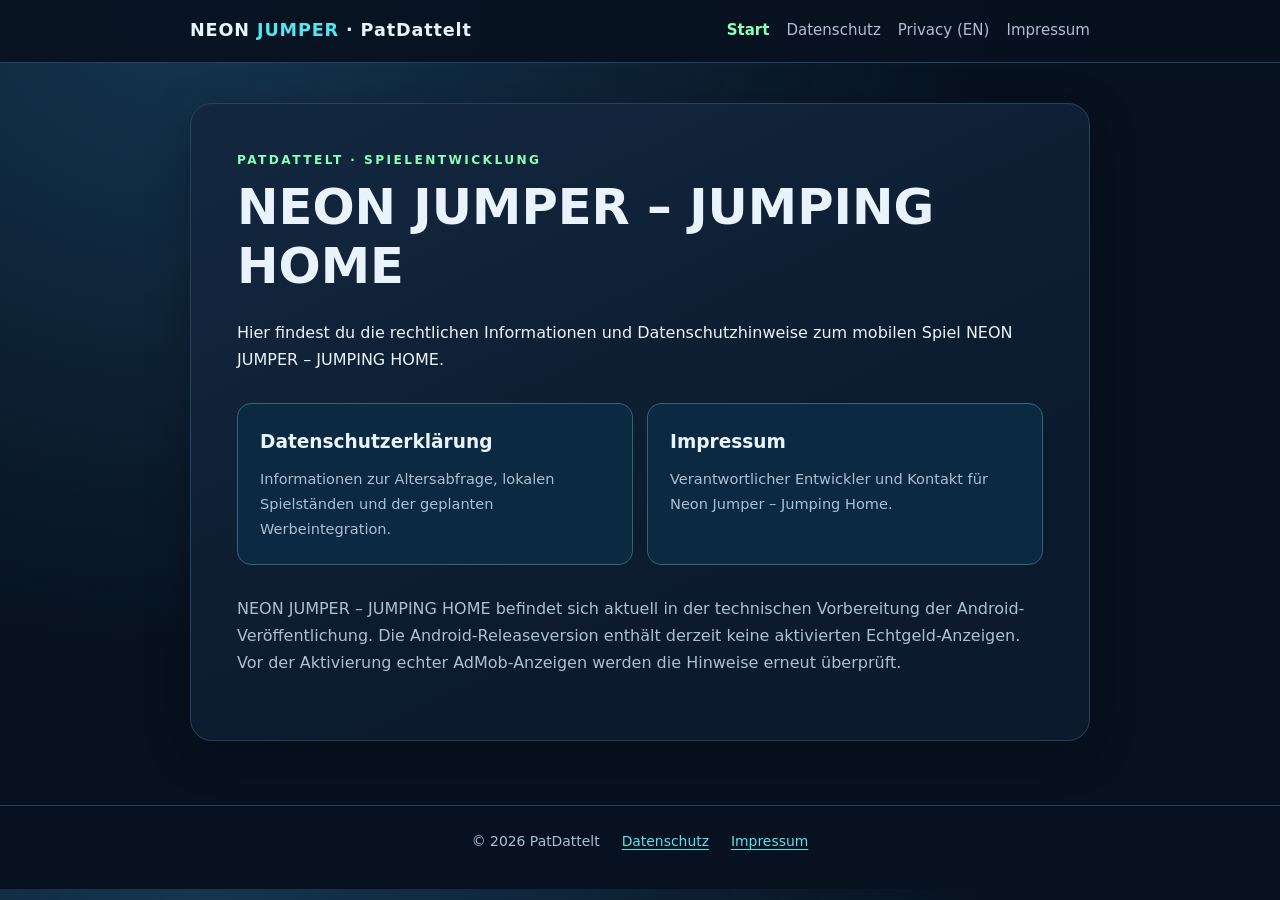
<file: index.html>
<!doctype html>
<html lang="de">
<head>
<meta charset="utf-8"><meta name="viewport" content="width=device-width,initial-scale=1"><meta name="theme-color" content="#07111f">
<title>NEON JUMPER – JUMPING HOME – PatDattelt | Rechtliche Informationen</title>
<meta name="description" content="Offizielle rechtliche Informationen und Datenschutzangaben für Neon Jumper – Jumping Home von PatDattelt.">
<link rel="stylesheet" href="style.css">
</head>
<body>
<header class="site-header"><div class="wrap"><a href="index.html" class="brand">NEON <span>JUMPER</span> · PatDattelt</a><nav aria-label="Hauptnavigation"><a href="index.html" aria-current="page">Start</a><a href="datenschutz.html">Datenschutz</a><a href="privacy.html">Privacy (EN)</a><a href="impressum.html">Impressum</a></nav></div></header>
<main class="wrap"><article class="paper">
<p class="kicker">PATDATTELT · SPIELENTWICKLUNG</p>
<h1>NEON JUMPER – JUMPING HOME</h1>
<p>Hier findest du die rechtlichen Informationen und Datenschutzhinweise zum mobilen Spiel NEON JUMPER – JUMPING HOME.</p>
<div class="card-grid">
<a class="link-card" href="datenschutz.html"><strong>Datenschutzerklärung</strong><small>Informationen zur Altersabfrage, lokalen Spielständen und der geplanten Werbeintegration.</small></a>
<a class="link-card" href="impressum.html"><strong>Impressum</strong><small>Verantwortlicher Entwickler und Kontakt für Neon Jumper – Jumping Home.</small></a>
</div>
<p class="muted">NEON JUMPER – JUMPING HOME befindet sich aktuell in der technischen Vorbereitung der Android-Veröffentlichung. Die Android-Releaseversion enthält derzeit keine aktivierten Echtgeld-Anzeigen. Vor der Aktivierung echter AdMob-Anzeigen werden die Hinweise erneut überprüft.</p>
</article></main>
<footer>© 2026 PatDattelt <a href="datenschutz.html">Datenschutz</a><a href="impressum.html">Impressum</a></footer>
</body></html>
</file>
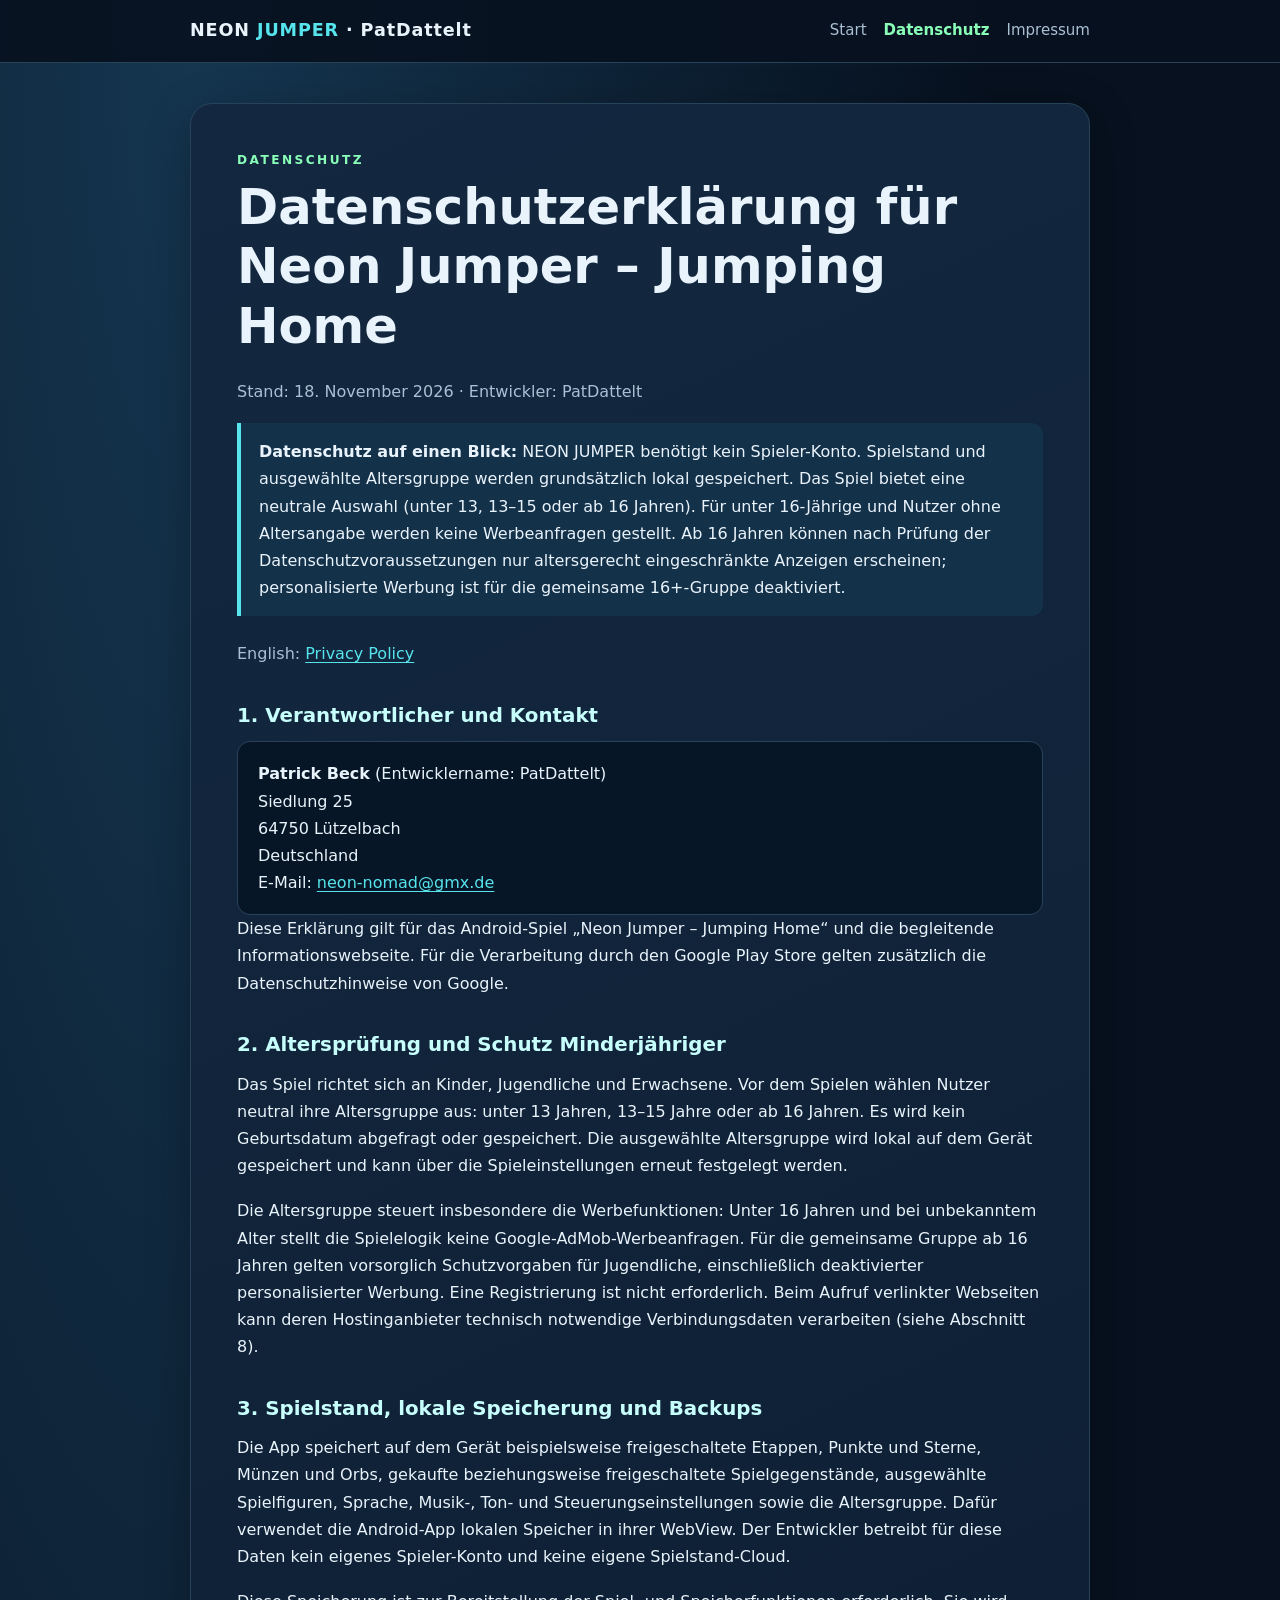
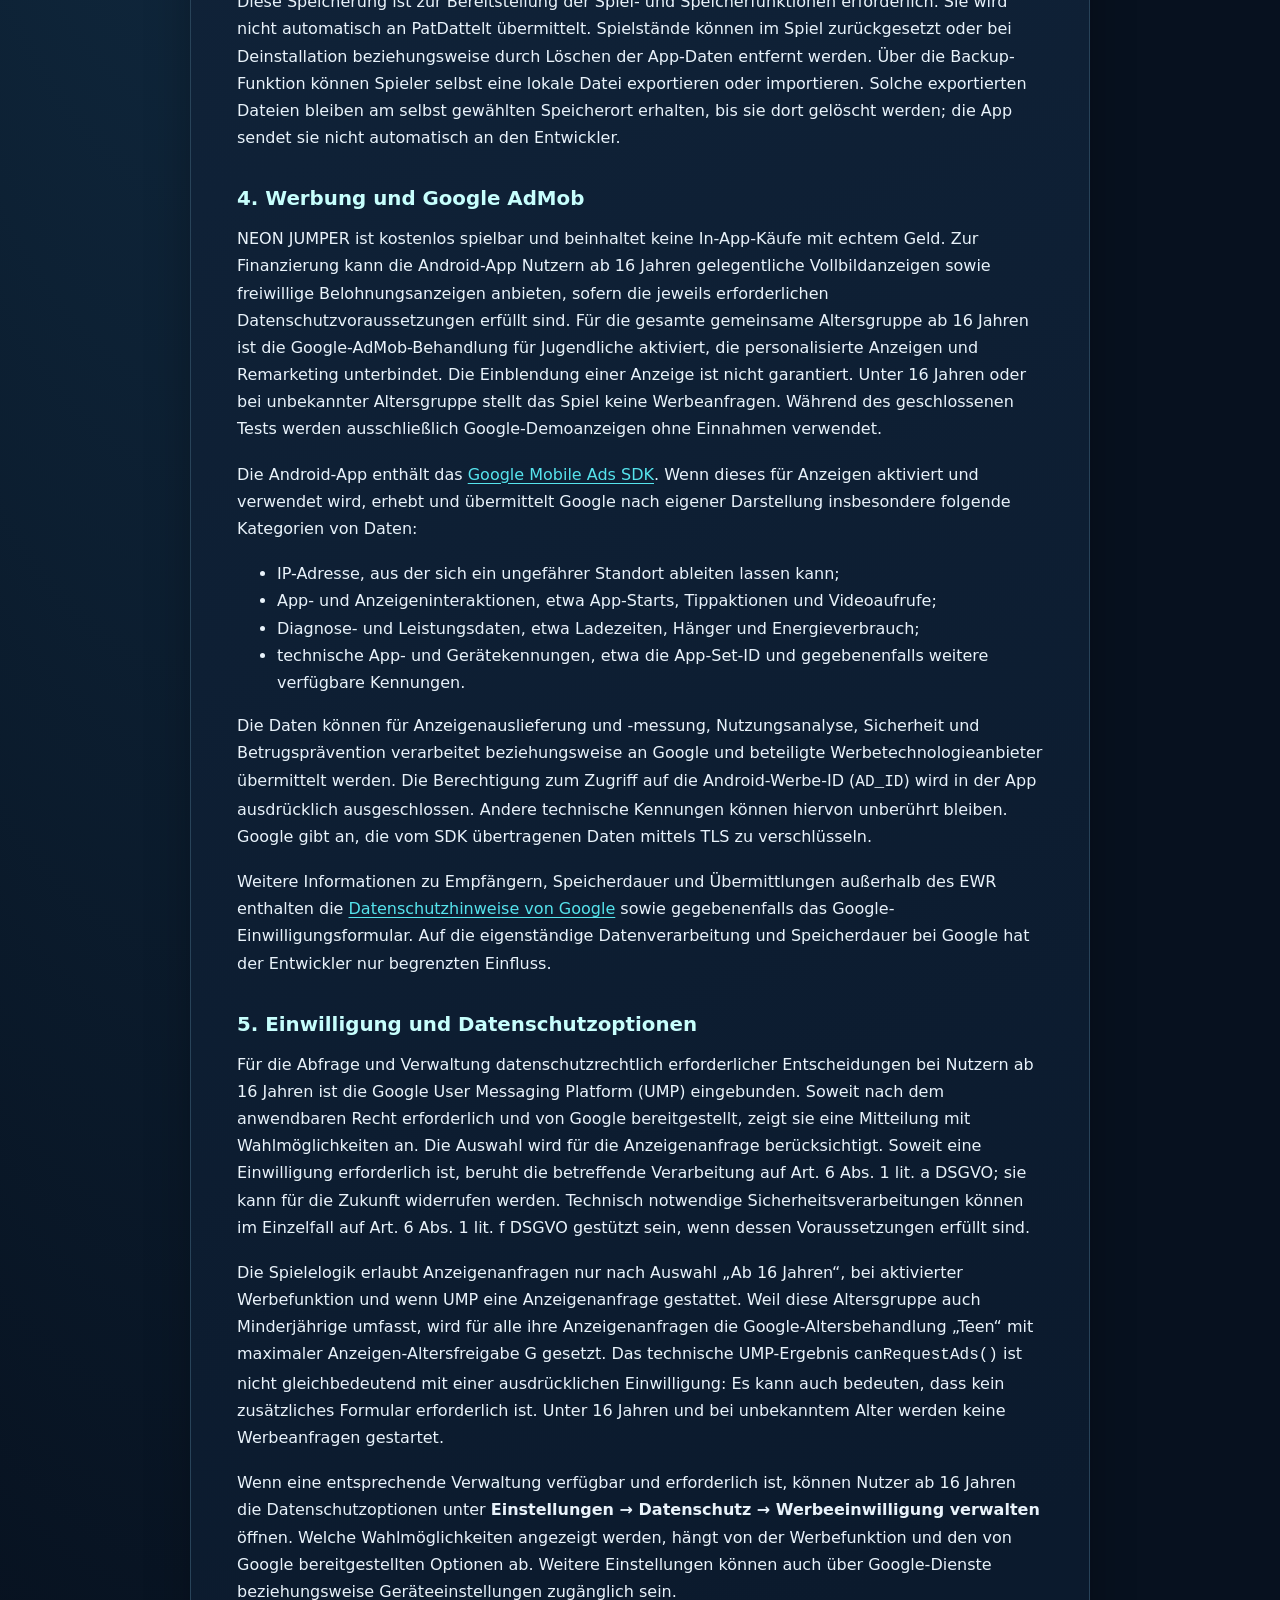
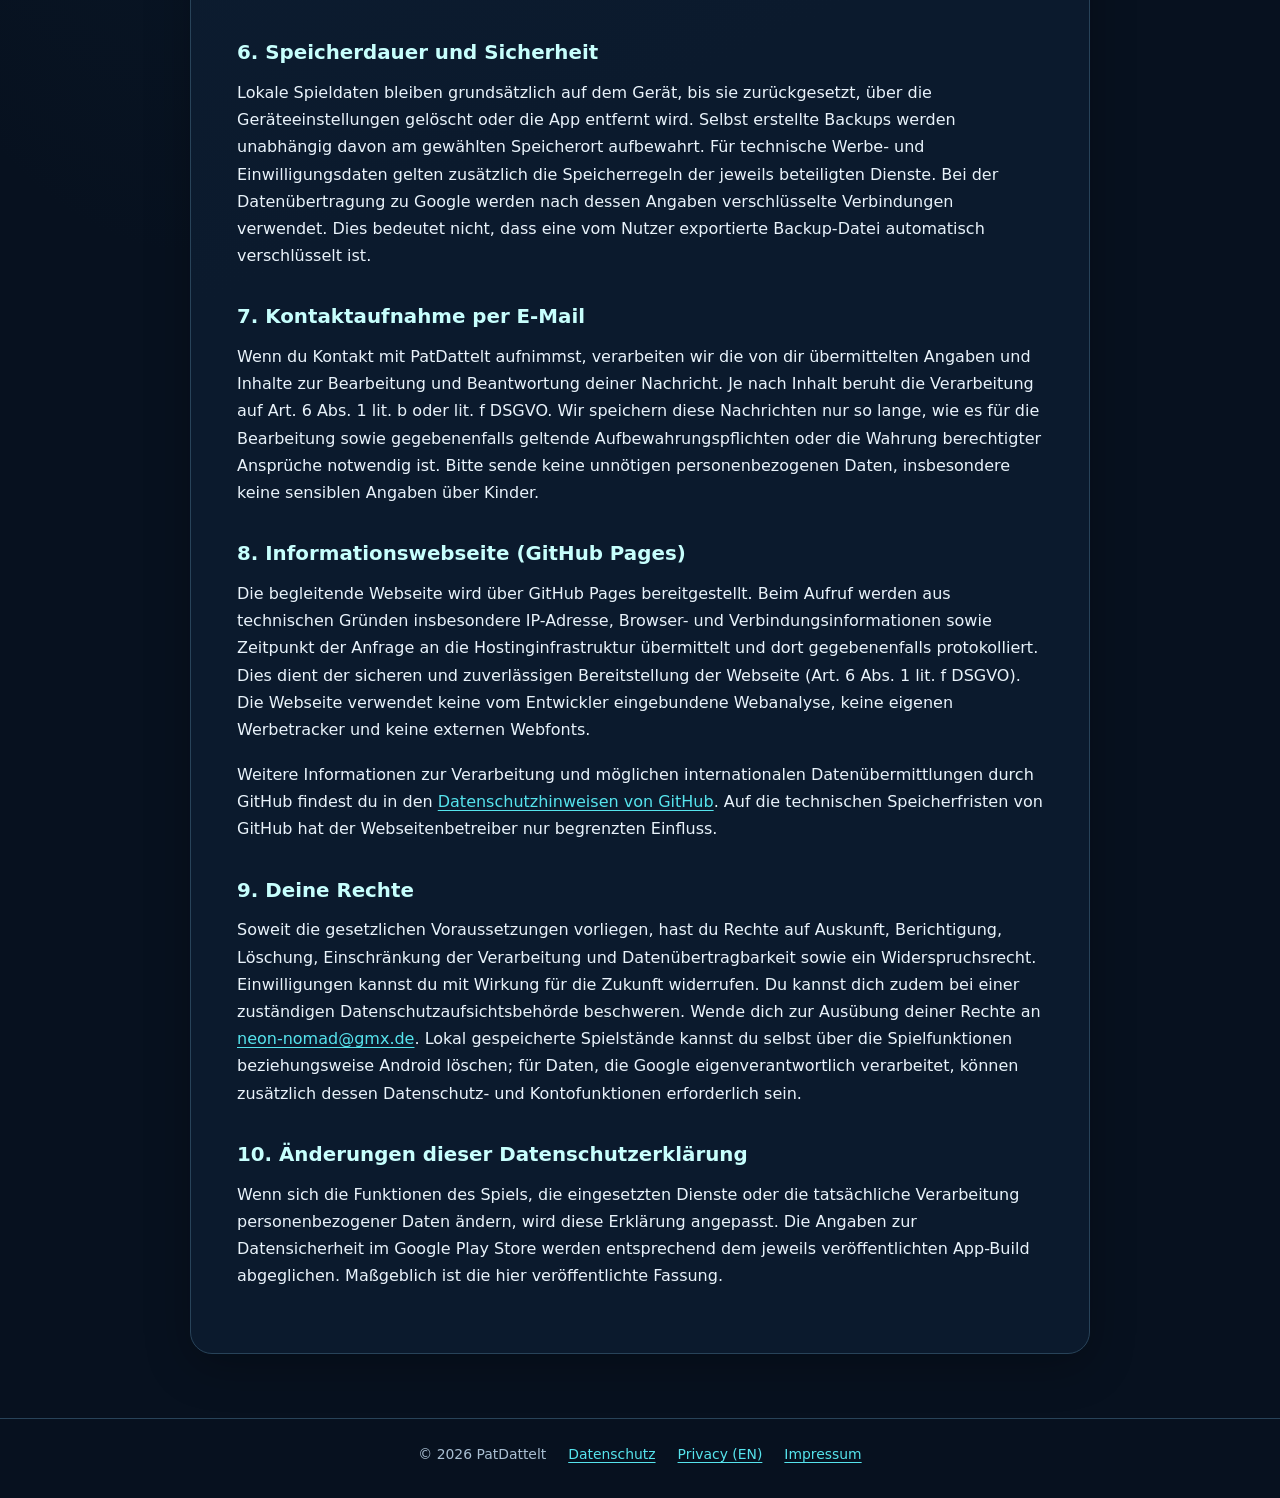
<file: datenschutz.html>
<!doctype html>
<html lang="de">
<head><meta charset="utf-8"><meta name="viewport" content="width=device-width,initial-scale=1"><meta name="theme-color" content="#07111f">
<title>Datenschutzerklärung – NEON JUMPER – JUMPING HOME | PatDattelt</title><meta name="description" content="Datenschutzerklärung für Neon Jumper – Jumping Home und die zugehörige Informationswebseite."><link rel="stylesheet" href="style.css"></head>
<body>
<header class="site-header"><div class="wrap"><a href="index.html" class="brand">NEON <span>JUMPER</span> · PatDattelt</a><nav aria-label="Hauptnavigation"><a href="index.html">Start</a><a href="datenschutz.html" aria-current="page">Datenschutz</a><a href="impressum.html">Impressum</a></nav></div></header>
<main class="wrap"><article class="paper">
<p class="kicker">DATENSCHUTZ</p>
<h1>Datenschutzerklärung für Neon Jumper – Jumping Home</h1>
<p class="muted">Stand: 18. November 2026 · Entwickler: PatDattelt</p>
<div class="notice"><strong>Datenschutz auf einen Blick:</strong> NEON JUMPER benötigt kein Spieler-Konto. Spielstand und ausgewählte Altersgruppe werden grundsätzlich lokal gespeichert. Das Spiel bietet eine neutrale Auswahl (unter 13, 13–15 oder ab 16 Jahren). Für unter 16-Jährige und Nutzer ohne Altersangabe werden keine Werbeanfragen gestellt. Ab 16 Jahren können nach Prüfung der Datenschutzvoraussetzungen nur altersgerecht eingeschränkte Anzeigen erscheinen; personalisierte Werbung ist für die gemeinsame 16+-Gruppe deaktiviert.</div>
<p class="muted">English: <a href="privacy.html" lang="en">Privacy Policy</a></p>

<h2>1. Verantwortlicher und Kontakt</h2>
<address class="contact"><strong>Patrick Beck</strong> (Entwicklername: PatDattelt)<br>Siedlung 25<br>64750 Lützelbach<br>Deutschland<br>E-Mail: <a href="mailto:neon-nomad@gmx.de">neon-nomad@gmx.de</a></address>
<p>Diese Erklärung gilt für das Android-Spiel „Neon Jumper – Jumping Home“ und die begleitende Informationswebseite. Für die Verarbeitung durch den Google Play Store gelten zusätzlich die Datenschutzhinweise von Google.</p>

<h2>2. Altersprüfung und Schutz Minderjähriger</h2>
<p>Das Spiel richtet sich an Kinder, Jugendliche und Erwachsene. Vor dem Spielen wählen Nutzer neutral ihre Altersgruppe aus: unter 13 Jahren, 13–15 Jahre oder ab 16 Jahren. Es wird kein Geburtsdatum abgefragt oder gespeichert. Die ausgewählte Altersgruppe wird lokal auf dem Gerät gespeichert und kann über die Spieleinstellungen erneut festgelegt werden.</p>
<p>Die Altersgruppe steuert insbesondere die Werbefunktionen: Unter 16 Jahren und bei unbekanntem Alter stellt die Spielelogik keine Google-AdMob-Werbeanfragen. Für die gemeinsame Gruppe ab 16 Jahren gelten vorsorglich Schutzvorgaben für Jugendliche, einschließlich deaktivierter personalisierter Werbung. Eine Registrierung ist nicht erforderlich. Beim Aufruf verlinkter Webseiten kann deren Hostinganbieter technisch notwendige Verbindungsdaten verarbeiten (siehe Abschnitt 8).</p>

<h2>3. Spielstand, lokale Speicherung und Backups</h2>
<p>Die App speichert auf dem Gerät beispielsweise freigeschaltete Etappen, Punkte und Sterne, Münzen und Orbs, gekaufte beziehungsweise freigeschaltete Spielgegenstände, ausgewählte Spielfiguren, Sprache, Musik-, Ton- und Steuerungseinstellungen sowie die Altersgruppe. Dafür verwendet die Android-App lokalen Speicher in ihrer WebView. Der Entwickler betreibt für diese Daten kein eigenes Spieler-Konto und keine eigene Spielstand-Cloud.</p>
<p>Diese Speicherung ist zur Bereitstellung der Spiel- und Speicherfunktionen erforderlich. Sie wird nicht automatisch an PatDattelt übermittelt. Spielstände können im Spiel zurückgesetzt oder bei Deinstallation beziehungsweise durch Löschen der App-Daten entfernt werden. Über die Backup-Funktion können Spieler selbst eine lokale Datei exportieren oder importieren. Solche exportierten Dateien bleiben am selbst gewählten Speicherort erhalten, bis sie dort gelöscht werden; die App sendet sie nicht automatisch an den Entwickler.</p>

<h2>4. Werbung und Google AdMob</h2>
<p>NEON JUMPER ist kostenlos spielbar und beinhaltet keine In-App-Käufe mit echtem Geld. Zur Finanzierung kann die Android-App Nutzern ab 16 Jahren gelegentliche Vollbildanzeigen sowie freiwillige Belohnungsanzeigen anbieten, sofern die jeweils erforderlichen Datenschutzvoraussetzungen erfüllt sind. Für die gesamte gemeinsame Altersgruppe ab 16 Jahren ist die Google-AdMob-Behandlung für Jugendliche aktiviert, die personalisierte Anzeigen und Remarketing unterbindet. Die Einblendung einer Anzeige ist nicht garantiert. Unter 16 Jahren oder bei unbekannter Altersgruppe stellt das Spiel keine Werbeanfragen. Während des geschlossenen Tests werden ausschließlich Google-Demoanzeigen ohne Einnahmen verwendet.</p>
<p>Die Android-App enthält das <a href="https://developers.google.com/admob/android/privacy/play-data-disclosure?hl=de">Google Mobile Ads SDK</a>. Wenn dieses für Anzeigen aktiviert und verwendet wird, erhebt und übermittelt Google nach eigener Darstellung insbesondere folgende Kategorien von Daten:</p>
<ul><li>IP-Adresse, aus der sich ein ungefährer Standort ableiten lassen kann;</li><li>App- und Anzeigeninteraktionen, etwa App-Starts, Tippaktionen und Videoaufrufe;</li><li>Diagnose- und Leistungsdaten, etwa Ladezeiten, Hänger und Energieverbrauch;</li><li>technische App- und Gerätekennungen, etwa die App-Set-ID und gegebenenfalls weitere verfügbare Kennungen.</li></ul>
<p>Die Daten können für Anzeigenauslieferung und -messung, Nutzungsanalyse, Sicherheit und Betrugsprävention verarbeitet beziehungsweise an Google und beteiligte Werbetechnologieanbieter übermittelt werden. Die Berechtigung zum Zugriff auf die Android-Werbe-ID (<code>AD_ID</code>) wird in der App ausdrücklich ausgeschlossen. Andere technische Kennungen können hiervon unberührt bleiben. Google gibt an, die vom SDK übertragenen Daten mittels TLS zu verschlüsseln.</p>
<p>Weitere Informationen zu Empfängern, Speicherdauer und Übermittlungen außerhalb des EWR enthalten die <a href="https://policies.google.com/privacy?hl=de">Datenschutzhinweise von Google</a> sowie gegebenenfalls das Google-Einwilligungsformular. Auf die eigenständige Datenverarbeitung und Speicherdauer bei Google hat der Entwickler nur begrenzten Einfluss.</p>
<h2>5. Einwilligung und Datenschutzoptionen</h2>
<p>Für die Abfrage und Verwaltung datenschutzrechtlich erforderlicher Entscheidungen bei Nutzern ab 16 Jahren ist die Google User Messaging Platform (UMP) eingebunden. Soweit nach dem anwendbaren Recht erforderlich und von Google bereitgestellt, zeigt sie eine Mitteilung mit Wahlmöglichkeiten an. Die Auswahl wird für die Anzeigenanfrage berücksichtigt. Soweit eine Einwilligung erforderlich ist, beruht die betreffende Verarbeitung auf Art. 6 Abs. 1 lit. a DSGVO; sie kann für die Zukunft widerrufen werden. Technisch notwendige Sicherheitsverarbeitungen können im Einzelfall auf Art. 6 Abs. 1 lit. f DSGVO gestützt sein, wenn dessen Voraussetzungen erfüllt sind.</p>
<p>Die Spielelogik erlaubt Anzeigenanfragen nur nach Auswahl „Ab 16 Jahren“, bei aktivierter Werbefunktion und wenn UMP eine Anzeigenanfrage gestattet. Weil diese Altersgruppe auch Minderjährige umfasst, wird für alle ihre Anzeigenanfragen die Google-Altersbehandlung „Teen“ mit maximaler Anzeigen-Altersfreigabe G gesetzt. Das technische UMP-Ergebnis <code>canRequestAds()</code> ist nicht gleichbedeutend mit einer ausdrücklichen Einwilligung: Es kann auch bedeuten, dass kein zusätzliches Formular erforderlich ist. Unter 16 Jahren und bei unbekanntem Alter werden keine Werbeanfragen gestartet.</p>
<p>Wenn eine entsprechende Verwaltung verfügbar und erforderlich ist, können Nutzer ab 16 Jahren die Datenschutzoptionen unter <strong>Einstellungen → Datenschutz → Werbeeinwilligung verwalten</strong> öffnen. Welche Wahlmöglichkeiten angezeigt werden, hängt von der Werbefunktion und den von Google bereitgestellten Optionen ab. Weitere Einstellungen können auch über Google-Dienste beziehungsweise Geräteeinstellungen zugänglich sein.</p>
<h2>6. Speicherdauer und Sicherheit</h2>
<p>Lokale Spieldaten bleiben grundsätzlich auf dem Gerät, bis sie zurückgesetzt, über die Geräteeinstellungen gelöscht oder die App entfernt wird. Selbst erstellte Backups werden unabhängig davon am gewählten Speicherort aufbewahrt. Für technische Werbe- und Einwilligungsdaten gelten zusätzlich die Speicherregeln der jeweils beteiligten Dienste. Bei der Datenübertragung zu Google werden nach dessen Angaben verschlüsselte Verbindungen verwendet. Dies bedeutet nicht, dass eine vom Nutzer exportierte Backup-Datei automatisch verschlüsselt ist.</p>

<h2>7. Kontaktaufnahme per E-Mail</h2>
<p>Wenn du Kontakt mit PatDattelt aufnimmst, verarbeiten wir die von dir übermittelten Angaben und Inhalte zur Bearbeitung und Beantwortung deiner Nachricht. Je nach Inhalt beruht die Verarbeitung auf Art. 6 Abs. 1 lit. b oder lit. f DSGVO. Wir speichern diese Nachrichten nur so lange, wie es für die Bearbeitung sowie gegebenenfalls geltende Aufbewahrungspflichten oder die Wahrung berechtigter Ansprüche notwendig ist. Bitte sende keine unnötigen personenbezogenen Daten, insbesondere keine sensiblen Angaben über Kinder.</p>

<h2>8. Informationswebseite (GitHub Pages)</h2>
<p>Die begleitende Webseite wird über GitHub Pages bereitgestellt. Beim Aufruf werden aus technischen Gründen insbesondere IP-Adresse, Browser- und Verbindungsinformationen sowie Zeitpunkt der Anfrage an die Hostinginfrastruktur übermittelt und dort gegebenenfalls protokolliert. Dies dient der sicheren und zuverlässigen Bereitstellung der Webseite (Art. 6 Abs. 1 lit. f DSGVO). Die Webseite verwendet keine vom Entwickler eingebundene Webanalyse, keine eigenen Werbetracker und keine externen Webfonts.</p>
<p>Weitere Informationen zur Verarbeitung und möglichen internationalen Datenübermittlungen durch GitHub findest du in den <a href="https://docs.github.com/de/site-policy/privacy-policies/github-general-privacy-statement">Datenschutzhinweisen von GitHub</a>. Auf die technischen Speicherfristen von GitHub hat der Webseitenbetreiber nur begrenzten Einfluss.</p>

<h2>9. Deine Rechte</h2>
<p>Soweit die gesetzlichen Voraussetzungen vorliegen, hast du Rechte auf Auskunft, Berichtigung, Löschung, Einschränkung der Verarbeitung und Datenübertragbarkeit sowie ein Widerspruchsrecht. Einwilligungen kannst du mit Wirkung für die Zukunft widerrufen. Du kannst dich zudem bei einer zuständigen Datenschutzaufsichtsbehörde beschweren. Wende dich zur Ausübung deiner Rechte an <a href="mailto:neon-nomad@gmx.de">neon-nomad@gmx.de</a>. Lokal gespeicherte Spielstände kannst du selbst über die Spielfunktionen beziehungsweise Android löschen; für Daten, die Google eigenverantwortlich verarbeitet, können zusätzlich dessen Datenschutz- und Kontofunktionen erforderlich sein.</p>

<h2>10. Änderungen dieser Datenschutzerklärung</h2>
<p>Wenn sich die Funktionen des Spiels, die eingesetzten Dienste oder die tatsächliche Verarbeitung personenbezogener Daten ändern, wird diese Erklärung angepasst. Die Angaben zur Datensicherheit im Google Play Store werden entsprechend dem jeweils veröffentlichten App-Build abgeglichen. Maßgeblich ist die hier veröffentlichte Fassung.</p>
</article></main>
<footer>© 2026 PatDattelt <a href="datenschutz.html">Datenschutz</a><a href="privacy.html">Privacy (EN)</a><a href="impressum.html">Impressum</a></footer>
</body></html>
</file>
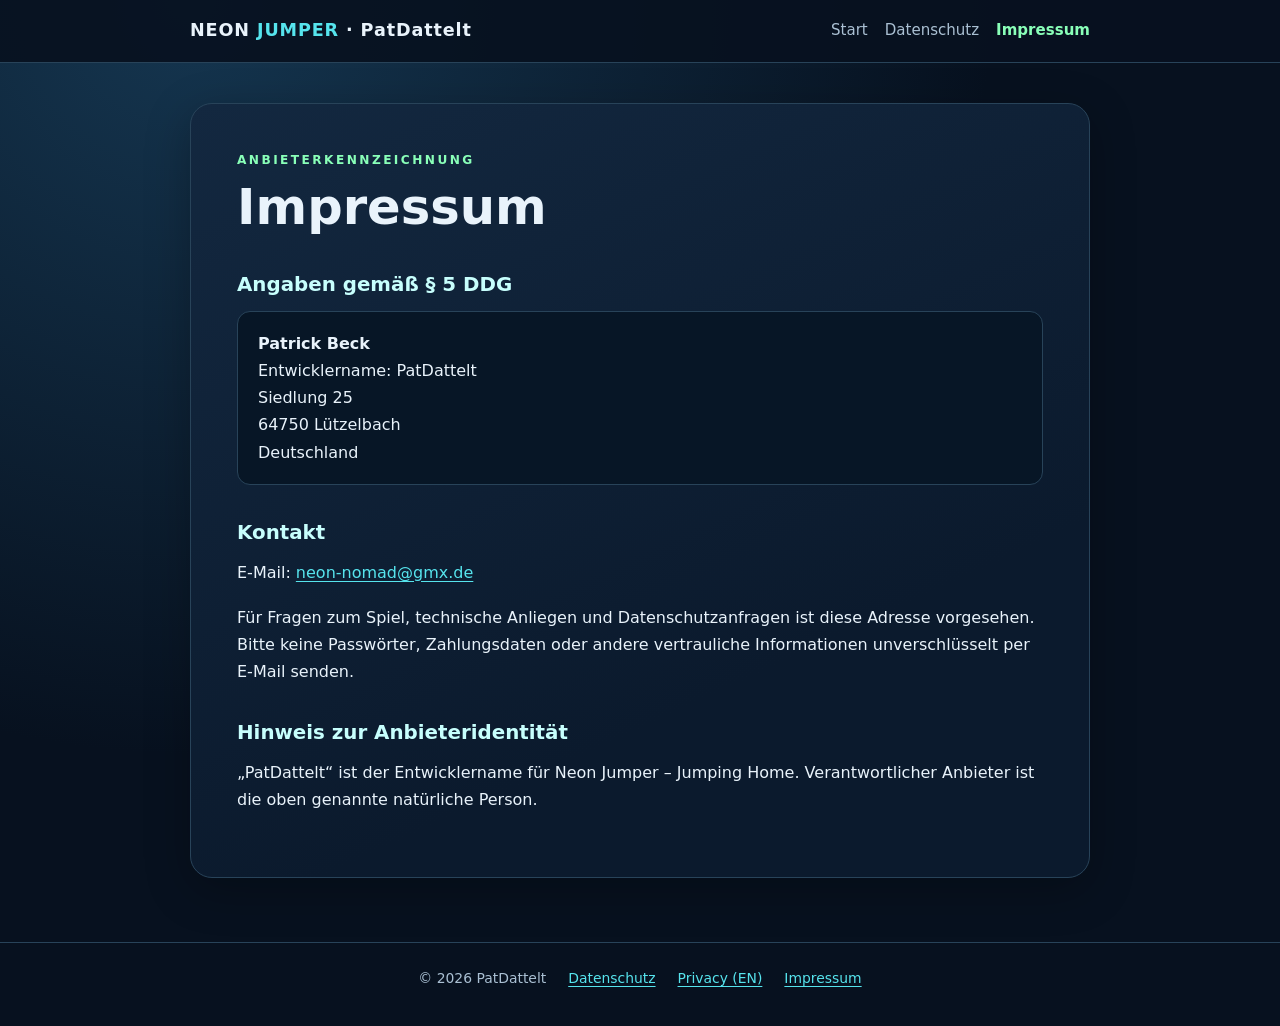
<file: impressum.html>
<!doctype html>
<html lang="de">
<head><meta charset="utf-8"><meta name="viewport" content="width=device-width,initial-scale=1"><meta name="theme-color" content="#07111f">
<title>Impressum – NEON JUMPER – JUMPING HOME | PatDattelt</title><meta name="description" content="Impressum für das mobile Spiel NEON JUMPER – JUMPING HOME von PatDattelt."><link rel="stylesheet" href="style.css"></head>
<body>
<header class="site-header"><div class="wrap"><a href="index.html" class="brand">NEON <span>JUMPER</span> · PatDattelt</a><nav aria-label="Hauptnavigation"><a href="index.html">Start</a><a href="datenschutz.html">Datenschutz</a><a href="impressum.html" aria-current="page">Impressum</a></nav></div></header>
<main class="wrap"><article class="paper">
<p class="kicker">ANBIETERKENNZEICHNUNG</p>
<h1>Impressum</h1>
<h2>Angaben gemäß § 5 DDG</h2>
<address class="contact"><strong>Patrick Beck</strong><br>
Entwicklername: PatDattelt<br>
Siedlung 25<br>
64750 Lützelbach<br>
Deutschland</address>
<h2>Kontakt</h2>
<p>E-Mail: <a href="mailto:neon-nomad@gmx.de">neon-nomad@gmx.de</a></p>
<p>Für Fragen zum Spiel, technische Anliegen und Datenschutzanfragen ist diese Adresse vorgesehen. Bitte keine Passwörter, Zahlungsdaten oder andere vertrauliche Informationen unverschlüsselt per E-Mail senden.</p>
<h2>Hinweis zur Anbieteridentität</h2>
<p>„PatDattelt“ ist der Entwicklername für Neon Jumper – Jumping Home. Verantwortlicher Anbieter ist die oben genannte natürliche Person.</p>
</article></main>
<footer>© 2026 PatDattelt <a href="datenschutz.html">Datenschutz</a><a href="privacy.html">Privacy (EN)</a><a href="impressum.html">Impressum</a></footer>
</body></html>
</file>
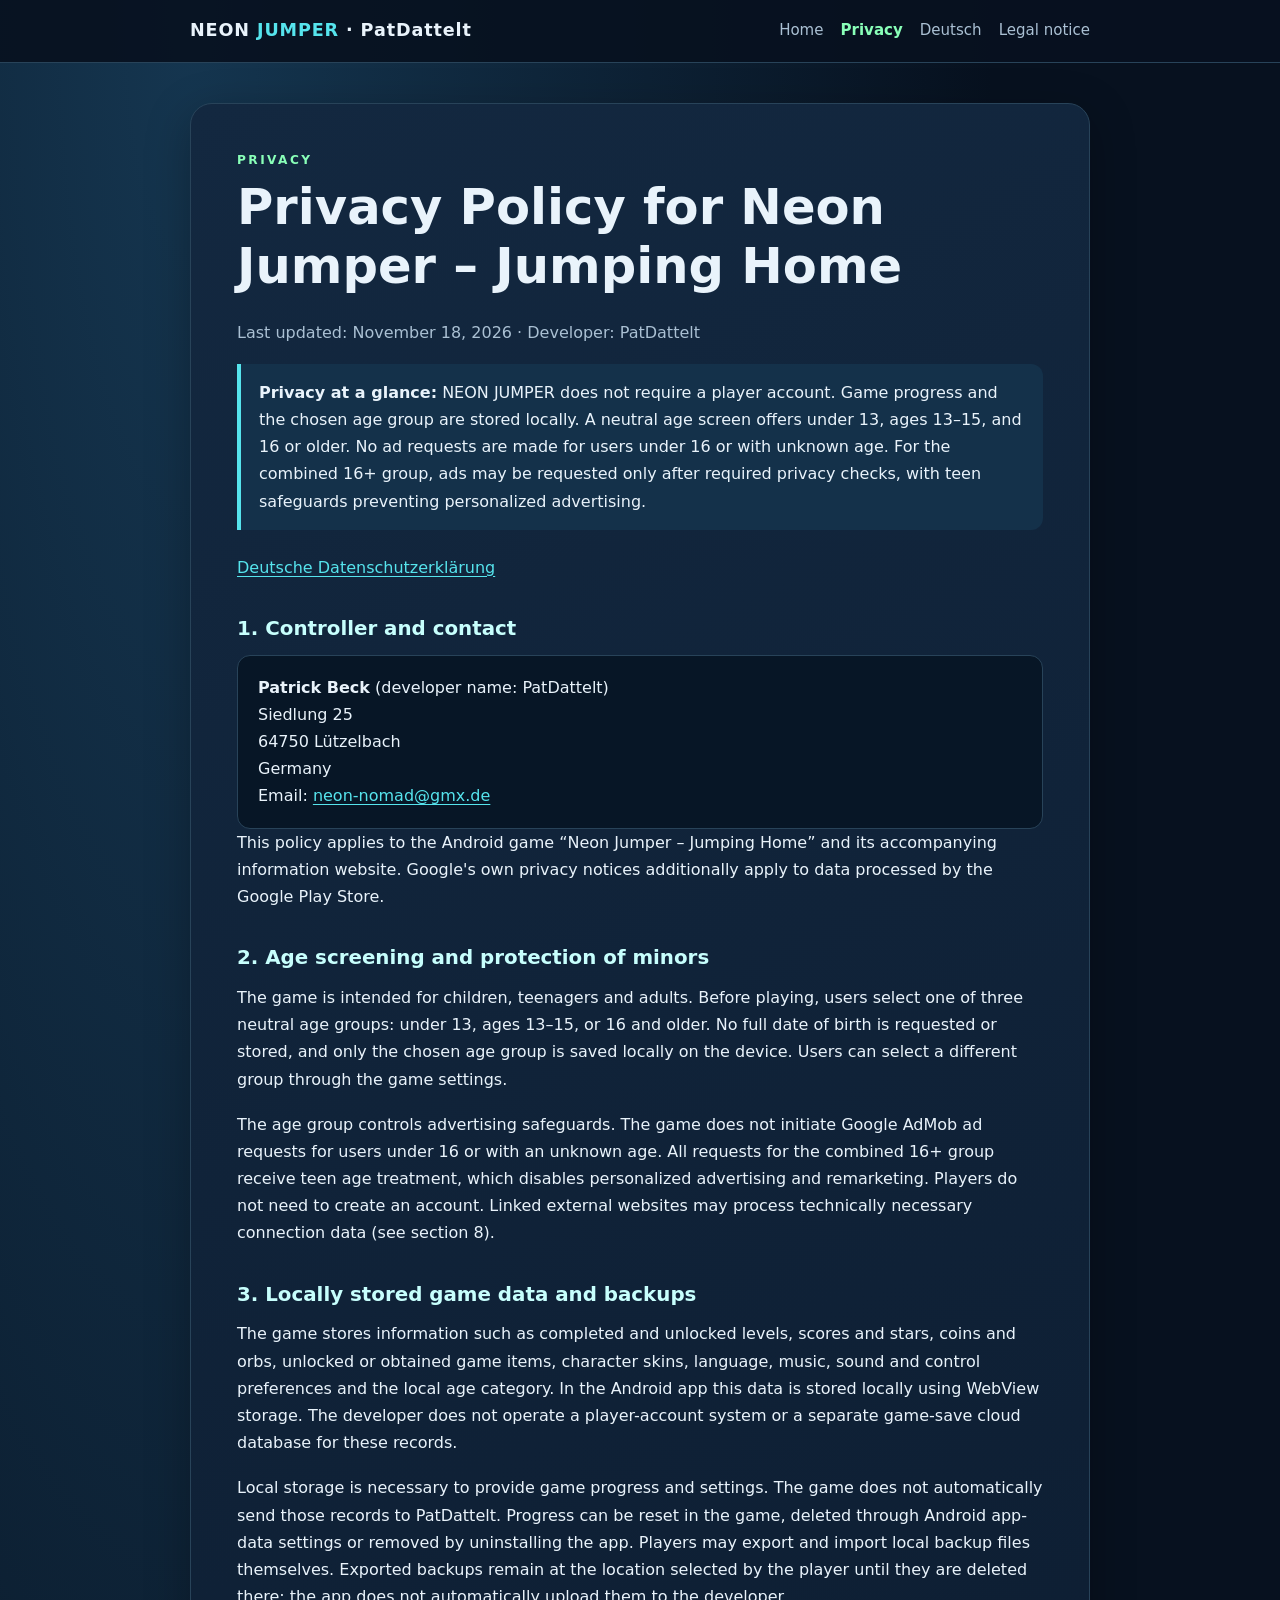
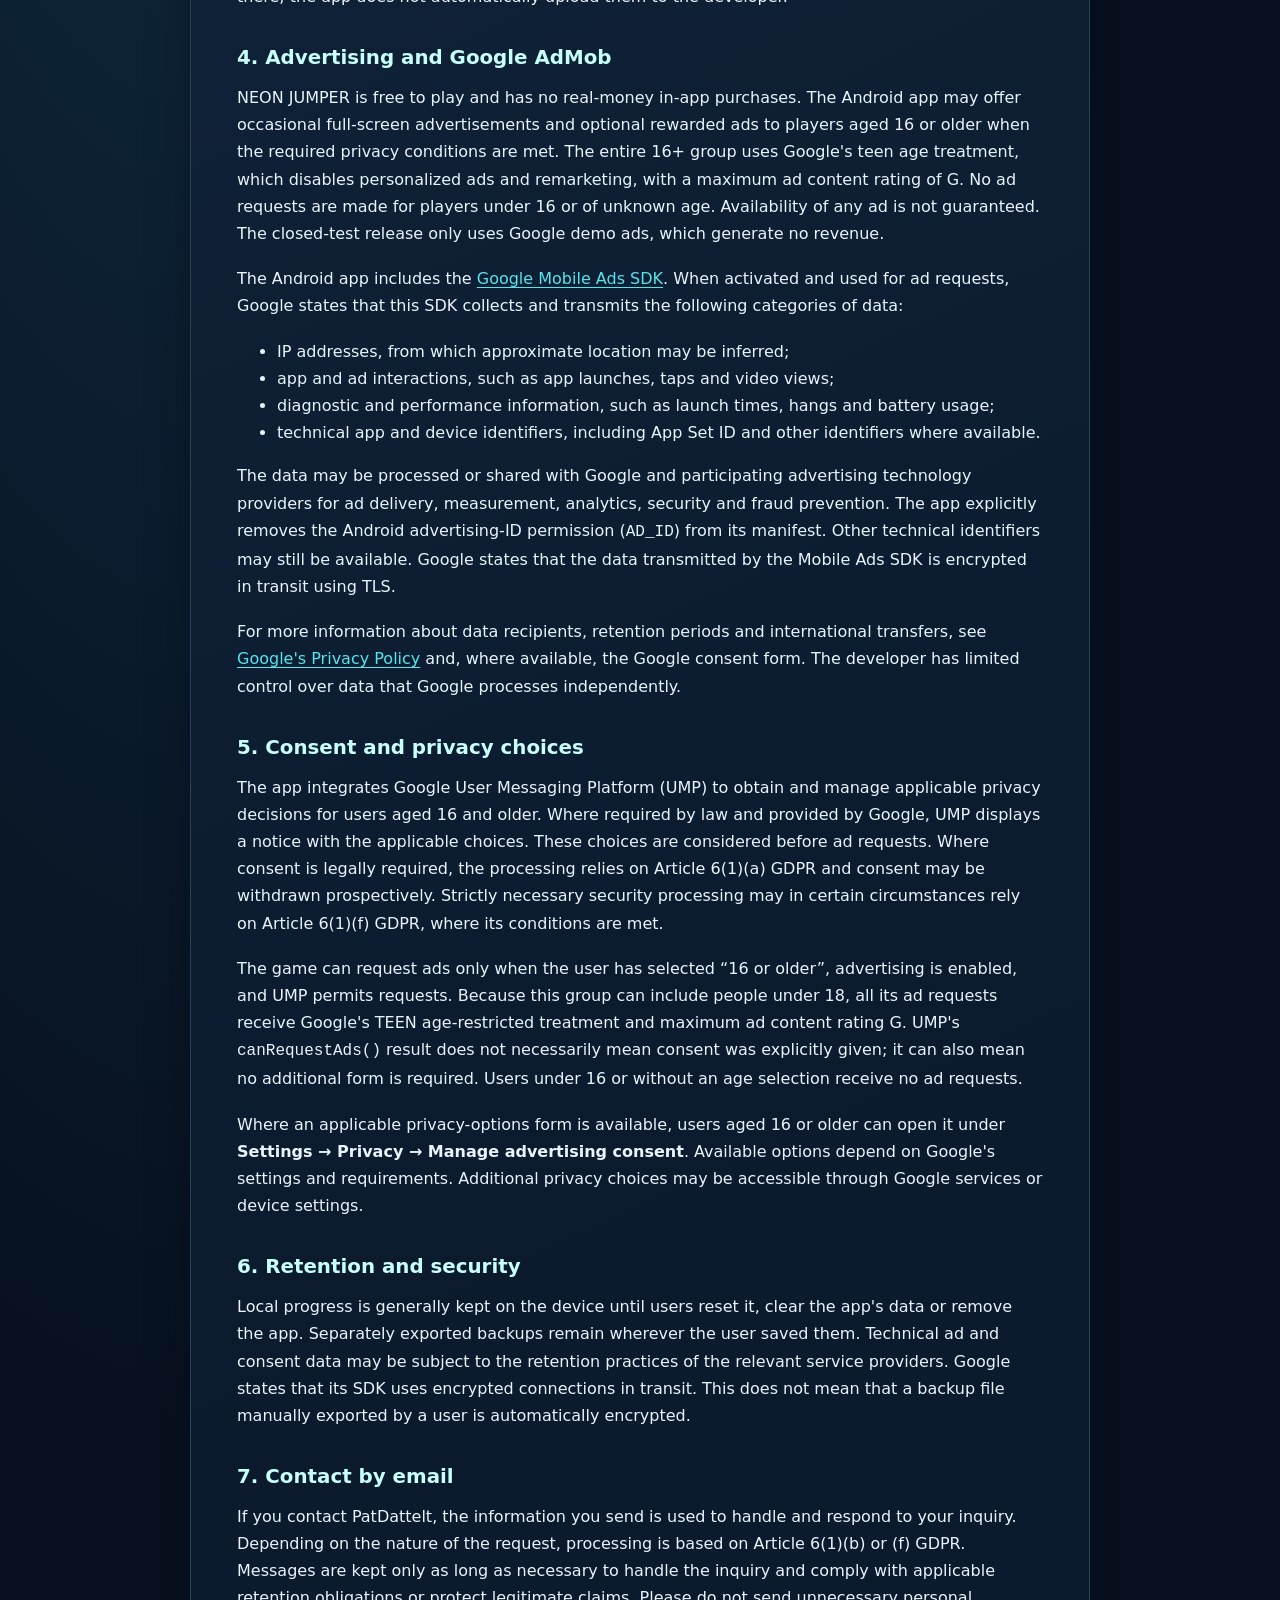
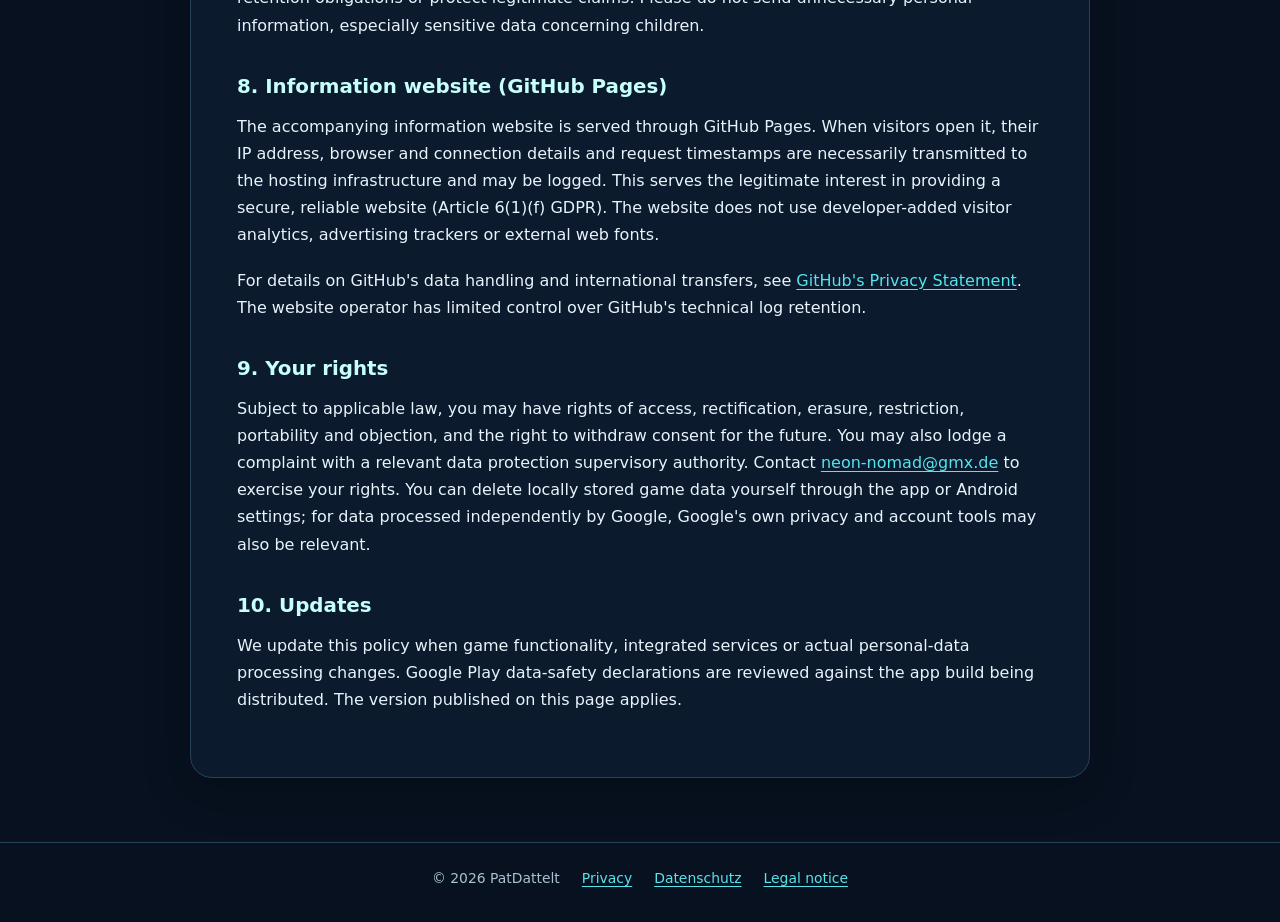
<file: privacy.html>
<!doctype html>
<html lang="en">
<head>
<meta charset="utf-8"><meta name="viewport" content="width=device-width,initial-scale=1"><meta name="theme-color" content="#07111f">
<title>Privacy Policy – Neon Jumper – Jumping Home | PatDattelt</title>
<meta name="description" content="Privacy Policy for Neon Jumper – Jumping Home and its information website.">
<link rel="stylesheet" href="style.css">
</head>
<body>
<header class="site-header"><div class="wrap"><a href="index.html" class="brand">NEON <span>JUMPER</span> · PatDattelt</a><nav aria-label="Main navigation"><a href="index.html">Home</a><a href="privacy.html" aria-current="page">Privacy</a><a href="datenschutz.html">Deutsch</a><a href="impressum.html">Legal notice</a></nav></div></header>
<main class="wrap"><article class="paper">
<p class="kicker">PRIVACY</p>
<h1>Privacy Policy for Neon Jumper – Jumping Home</h1>
<p class="muted">Last updated: November 18, 2026 · Developer: PatDattelt</p>
<div class="notice"><strong>Privacy at a glance:</strong> NEON JUMPER does not require a player account. Game progress and the chosen age group are stored locally. A neutral age screen offers under 13, ages 13–15, and 16 or older. No ad requests are made for users under 16 or with unknown age. For the combined 16+ group, ads may be requested only after required privacy checks, with teen safeguards preventing personalized advertising.</div>
<p class="muted"><a href="datenschutz.html" lang="de">Deutsche Datenschutzerklärung</a></p>

<h2>1. Controller and contact</h2>
<address class="contact"><strong>Patrick Beck</strong> (developer name: PatDattelt)<br>Siedlung 25<br>64750 Lützelbach<br>Germany<br>Email: <a href="mailto:neon-nomad@gmx.de">neon-nomad@gmx.de</a></address>
<p>This policy applies to the Android game “Neon Jumper – Jumping Home” and its accompanying information website. Google's own privacy notices additionally apply to data processed by the Google Play Store.</p>

<h2>2. Age screening and protection of minors</h2>
<p>The game is intended for children, teenagers and adults. Before playing, users select one of three neutral age groups: under 13, ages 13–15, or 16 and older. No full date of birth is requested or stored, and only the chosen age group is saved locally on the device. Users can select a different group through the game settings.</p>
<p>The age group controls advertising safeguards. The game does not initiate Google AdMob ad requests for users under 16 or with an unknown age. All requests for the combined 16+ group receive teen age treatment, which disables personalized advertising and remarketing. Players do not need to create an account. Linked external websites may process technically necessary connection data (see section 8).</p>

<h2>3. Locally stored game data and backups</h2>
<p>The game stores information such as completed and unlocked levels, scores and stars, coins and orbs, unlocked or obtained game items, character skins, language, music, sound and control preferences and the local age category. In the Android app this data is stored locally using WebView storage. The developer does not operate a player-account system or a separate game-save cloud database for these records.</p>
<p>Local storage is necessary to provide game progress and settings. The game does not automatically send those records to PatDattelt. Progress can be reset in the game, deleted through Android app-data settings or removed by uninstalling the app. Players may export and import local backup files themselves. Exported backups remain at the location selected by the player until they are deleted there; the app does not automatically upload them to the developer.</p>

<h2>4. Advertising and Google AdMob</h2>
<p>NEON JUMPER is free to play and has no real-money in-app purchases. The Android app may offer occasional full-screen advertisements and optional rewarded ads to players aged 16 or older when the required privacy conditions are met. The entire 16+ group uses Google's teen age treatment, which disables personalized ads and remarketing, with a maximum ad content rating of G. No ad requests are made for players under 16 or of unknown age. Availability of any ad is not guaranteed. The closed-test release only uses Google demo ads, which generate no revenue.</p>
<p>The Android app includes the <a href="https://developers.google.com/admob/android/privacy/play-data-disclosure">Google Mobile Ads SDK</a>. When activated and used for ad requests, Google states that this SDK collects and transmits the following categories of data:</p>
<ul><li>IP addresses, from which approximate location may be inferred;</li><li>app and ad interactions, such as app launches, taps and video views;</li><li>diagnostic and performance information, such as launch times, hangs and battery usage;</li><li>technical app and device identifiers, including App Set ID and other identifiers where available.</li></ul>
<p>The data may be processed or shared with Google and participating advertising technology providers for ad delivery, measurement, analytics, security and fraud prevention. The app explicitly removes the Android advertising-ID permission (<code>AD_ID</code>) from its manifest. Other technical identifiers may still be available. Google states that the data transmitted by the Mobile Ads SDK is encrypted in transit using TLS.</p>
<p>For more information about data recipients, retention periods and international transfers, see <a href="https://policies.google.com/privacy?hl=en">Google's Privacy Policy</a> and, where available, the Google consent form. The developer has limited control over data that Google processes independently.</p>
<h2>5. Consent and privacy choices</h2>
<p>The app integrates Google User Messaging Platform (UMP) to obtain and manage applicable privacy decisions for users aged 16 and older. Where required by law and provided by Google, UMP displays a notice with the applicable choices. These choices are considered before ad requests. Where consent is legally required, the processing relies on Article 6(1)(a) GDPR and consent may be withdrawn prospectively. Strictly necessary security processing may in certain circumstances rely on Article 6(1)(f) GDPR, where its conditions are met.</p>
<p>The game can request ads only when the user has selected “16 or older”, advertising is enabled, and UMP permits requests. Because this group can include people under 18, all its ad requests receive Google's TEEN age-restricted treatment and maximum ad content rating G. UMP's <code>canRequestAds()</code> result does not necessarily mean consent was explicitly given; it can also mean no additional form is required. Users under 16 or without an age selection receive no ad requests.</p>
<p>Where an applicable privacy-options form is available, users aged 16 or older can open it under <strong>Settings → Privacy → Manage advertising consent</strong>. Available options depend on Google's settings and requirements. Additional privacy choices may be accessible through Google services or device settings.</p>
<h2>6. Retention and security</h2>
<p>Local progress is generally kept on the device until users reset it, clear the app's data or remove the app. Separately exported backups remain wherever the user saved them. Technical ad and consent data may be subject to the retention practices of the relevant service providers. Google states that its SDK uses encrypted connections in transit. This does not mean that a backup file manually exported by a user is automatically encrypted.</p>

<h2>7. Contact by email</h2>
<p>If you contact PatDattelt, the information you send is used to handle and respond to your inquiry. Depending on the nature of the request, processing is based on Article 6(1)(b) or (f) GDPR. Messages are kept only as long as necessary to handle the inquiry and comply with applicable retention obligations or protect legitimate claims. Please do not send unnecessary personal information, especially sensitive data concerning children.</p>

<h2>8. Information website (GitHub Pages)</h2>
<p>The accompanying information website is served through GitHub Pages. When visitors open it, their IP address, browser and connection details and request timestamps are necessarily transmitted to the hosting infrastructure and may be logged. This serves the legitimate interest in providing a secure, reliable website (Article 6(1)(f) GDPR). The website does not use developer-added visitor analytics, advertising trackers or external web fonts.</p>
<p>For details on GitHub's data handling and international transfers, see <a href="https://docs.github.com/en/site-policy/privacy-policies/github-general-privacy-statement">GitHub's Privacy Statement</a>. The website operator has limited control over GitHub's technical log retention.</p>

<h2>9. Your rights</h2>
<p>Subject to applicable law, you may have rights of access, rectification, erasure, restriction, portability and objection, and the right to withdraw consent for the future. You may also lodge a complaint with a relevant data protection supervisory authority. Contact <a href="mailto:neon-nomad@gmx.de">neon-nomad@gmx.de</a> to exercise your rights. You can delete locally stored game data yourself through the app or Android settings; for data processed independently by Google, Google's own privacy and account tools may also be relevant.</p>

<h2>10. Updates</h2>
<p>We update this policy when game functionality, integrated services or actual personal-data processing changes. Google Play data-safety declarations are reviewed against the app build being distributed. The version published on this page applies.</p>
</article></main>
<footer>© 2026 PatDattelt <a href="privacy.html">Privacy</a><a href="datenschutz.html">Datenschutz</a><a href="impressum.html">Legal notice</a></footer>
</body></html>
</file>
<file: style.css>
:root{color-scheme:dark;--bg:#07111f;--surface:#0f2035;--ink:#e9f3fb;--muted:#aac0d3;--line:#284359;--cyan:#56e4ed;--green:#89ffb8}*{box-sizing:border-box}html{scroll-behavior:smooth}body{margin:0;background:radial-gradient(ellipse at 15% 0%,#153650 0%,transparent 52%),var(--bg);font:16px/1.7 system-ui,-apple-system,"Segoe UI",sans-serif;color:var(--ink)}a{color:var(--cyan);text-underline-offset:3px}a:hover{color:white}.wrap{width:min(100% - 36px,900px);margin:auto}.site-header{background:#07111fe9;border-bottom:1px solid var(--line)}.site-header .wrap{display:flex;align-items:center;justify-content:space-between;flex-wrap:wrap;gap:10px;padding:16px 0}.brand{font-weight:900;letter-spacing:.05em;color:var(--ink);text-decoration:none;font-size:1.1rem}.brand span{color:var(--cyan)}nav{display:flex;gap:17px;flex-wrap:wrap}nav a{font-size:.94rem;text-decoration:none;color:var(--muted)}nav a[aria-current="page"]{color:var(--green);font-weight:700}main{padding:40px 0 64px}.paper{background:linear-gradient(155deg,#132840,#0b1a2d 70%);border:1px solid var(--line);border-radius:22px;padding:clamp(20px,5vw,46px);box-shadow:0 12px 45px #0004}.kicker{font-size:.76rem;font-weight:850;letter-spacing:.2em;color:var(--green);margin-bottom:7px}h1{line-height:1.2;font-size:clamp(2rem,6vw,3.1rem);margin:0 0 22px}h2{font-size:1.24rem;line-height:1.35;margin:35px 0 12px;color:#c7fffd}p{margin:0 0 18px}.muted{color:var(--muted)}.notice{border-left:4px solid var(--cyan);padding:15px 18px;background:#14314a;border-radius:0 12px 12px 0;margin:16px 0 24px}.contact{font-style:normal;border:1px solid var(--line);padding:18px 20px;border-radius:13px;background:#071626;overflow-wrap:anywhere}.card-grid{display:grid;grid-template-columns:repeat(auto-fit,minmax(min(100%,270px),1fr));gap:14px;margin:30px 0}.link-card{display:flex;flex-direction:column;gap:10px;text-decoration:none;border:1px solid #316578;background:#0b2940;padding:22px;border-radius:14px}.link-card strong{font-size:1.16rem;color:var(--ink)}.link-card small{font-size:.91rem;color:var(--muted)}footer{border-top:1px solid var(--line);padding:24px 18px 35px;display:flex;justify-content:center;flex-wrap:wrap;gap:12px 22px;color:var(--muted);font-size:.87rem}@media(max-width:520px){main{padding:18px 0 42px}.site-header .wrap{padding:12px 0}nav{gap:12px}.paper{border-radius:15px}.wrap{width:min(100% - 24px,900px)}}
</file>
